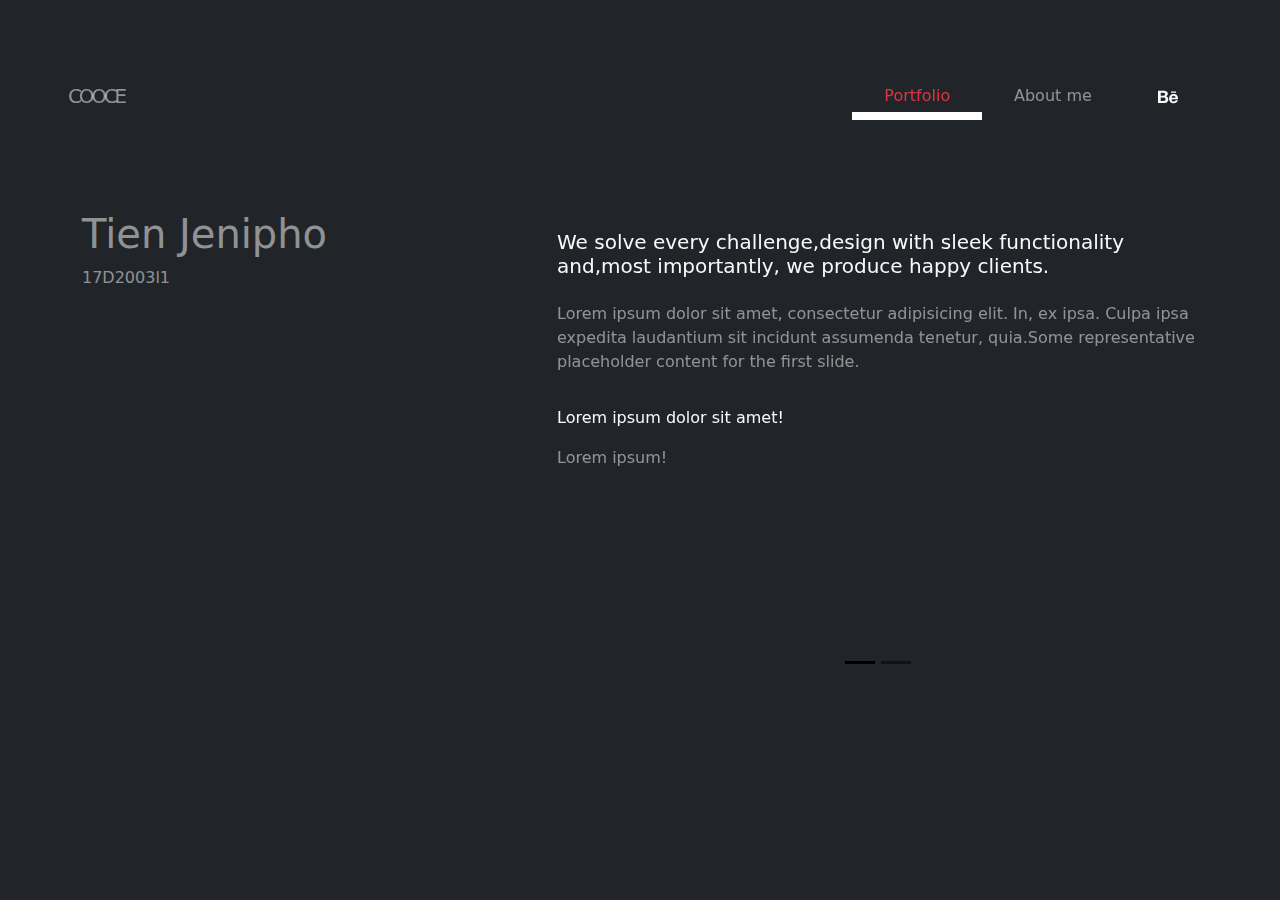
<file: About-me.html>
<!doctype html>
<html>
<head>
<meta charset="utf-8">
    <meta name="viewport" content="width=device-width, initial-scale=1.0">
    <link rel="stylesheet" href="style/bootstrap.css">
    <link rel="stylesheet" href="style/style.css">
    <link rel='stylesheet' href='https://s3-us-west-2.amazonaws.com/s.cdpn.io/1462889/unicons.css'><link rel="stylesheet" href="style/style2.css">
<title>Untitled Document</title>
</head>

<body class="bg-dark" >
<!--    navigation-->
        <header>
        <div class=" row ">
        <nav class="navbar navbar-expand-lg navbar-light fixed-top    " id="header">
              <div class="container-fluid p-up ">
                <a class="navbar-brand text-white-50" href="index.html">COOCE</a>
                <button class="navbar-toggler" type="button" data-bs-toggle="collapse" data-bs-target="#navbarNavAltMarkup" aria-controls="navbarNavAltMarkup" aria-expanded="false" aria-label="Toggle navigation">
                  <span class="navbar-toggler-icon "></span>
                </button>
                <div class="collapse navbar-collapse  flex-end" id="navbarNavAltMarkup">
                  <div class="navbar-nav " style="line-height: 3rem ">
                    <a class="nav-link text-danger active home-underline" aria-current="page" style="" href="index.html">Portfolio</a>
                    <a class="nav-link text-white-50 hvr-underline-from-left" href="About-me.html">About me</a>
                    <a class="nav-link text-white-50 hvr-underline-from-left" href="#">
                        <svg xmlns="http://www.w3.org/2000/svg" width="24" height="24" viewBox="0 0 24 24" style="fill:rgba(251, 251, 251, 1);transform:;-ms-filter:"><path d="M7.803 5.731c.589 0 1.119.051 1.605.155.483.103.895.273 1.243.508.343.235.611.547.804.939.187.387.28.871.28 1.443 0 .62-.14 1.138-.421 1.551-.283.414-.7.753-1.256 1.015.757.219 1.318.602 1.69 1.146.374.549.557 1.206.557 1.976 0 .625-.119 1.162-.358 1.613-.24.458-.569.829-.974 1.114-.408.289-.876.501-1.399.64-.519.137-1.057.206-1.609.206H2V5.731H7.803zM7.452 10.703c.48 0 .878-.114 1.192-.345.312-.228.463-.604.463-1.119 0-.286-.051-.522-.151-.707C8.853 8.349 8.714 8.205 8.539 8.104 8.365 7.999 8.17 7.928 7.942 7.889 7.719 7.845 7.485 7.828 7.245 7.828H4.71v2.875H7.452zM7.603 15.942c.267 0 .521-.023.76-.077C8.604 15.813 8.818 15.729 9 15.604c.182-.12.332-.283.44-.491.109-.206.162-.475.162-.798 0-.634-.179-1.085-.533-1.358-.355-.27-.831-.404-1.414-.404H4.71v3.39H7.603zM16.168 15.901c.367.358.896.538 1.584.538.493 0 .919-.125 1.278-.373.354-.249.57-.515.653-.79h2.155c-.346 1.072-.871 1.838-1.589 2.299-.709.463-1.572.693-2.58.693-.702 0-1.334-.113-1.9-.337-.567-.227-1.042-.544-1.439-.958-.389-.416-.69-.907-.905-1.485-.213-.574-.32-1.21-.32-1.899 0-.666.111-1.289.329-1.864.223-.577.529-1.075.934-1.493.405-.42.885-.751 1.444-.994.559-.241 1.175-.362 1.858-.362.754 0 1.413.146 1.979.44.563.292 1.026.687 1.39 1.182.363.493.622 1.058.783 1.691.161.632.217 1.292.171 1.983h-6.431C15.563 14.876 15.8 15.543 16.168 15.901zM18.98 11.22c-.291-.322-.783-.496-1.385-.496-.391 0-.714.065-.974.199-.254.133-.461.297-.62.491-.157.197-.265.405-.328.628-.062.217-.1.413-.111.587h3.982C19.486 12.005 19.272 11.544 18.98 11.22zM15.062 6.557H20.051V7.772H15.062z"></path></svg>
                      </a>
                  </div>
                </div>
            </div>
        </nav>
        </div>
    </header>
<!--    main-->
        <section class="container ">
        
            <div class="motvaduynhat row">
                <div class="my0name col-xl-5 col-md-12 text-white-50"> <h1>Tien Jenipho</h1><p>17D2003l1</p></div>
 <!--    slider-->            
                <div class="col-xl-7 col-md-12">
                    <div id="carouselExampleDark" class="carousel carousel-dark slide  " data-bs-ride="carousel"> 
                      <div class="carousel-indicators">
                        <button type="button" data-bs-target="#carouselExampleDark" data-bs-slide-to="0" class="active" aria-current="true" aria-label="Slide 1"></button>
                        <button type="button" data-bs-target="#carouselExampleDark" data-bs-slide-to="1" aria-label="Slide 2"></button>
                      </div>
                        
                      <div class="carousel-inner ">
                        <div class="carousel-item active" data-bs-interval="10000">
                          <div class="slider-custome-height d-block w-100"></div>
                          <div class="carousel-caption d-none d-md-block text-light">
                            <h5 class="padding" >We solve every challenge,design with sleek functionality and,most importantly, we produce happy clients.</h5>
                            <p class=" padding text-white-50">Lorem ipsum dolor sit amet, consectetur adipisicing elit. In, ex ipsa. Culpa ipsa expedita laudantium sit incidunt assumenda tenetur, quia.Some representative placeholder content for the first slide.</p>
                            <p>Lorem ipsum dolor sit amet!</p>
                            <p class=" padding text-white-50">Lorem ipsum!</p>
                          </div>
                        </div>
                        <div class="carousel-item" data-bs-interval="2000">
                          <div class="slider-custome-height d-block w-100"></div>
                          <div class="carousel-caption d-none d-md-block text-light">
                            <h5 class="padding">Second slide label</h5>
                            <p class="padding">Some representative placeholder content for the second slide.</p>
                          </div>
                        </div>
                      </div>
                      </div>
            </div>
        </div>
    </section>
 
<!--        style2-->
        <script  src="js/script2.js"></script>
<!--    -->
      <script src="js/bootstrap.js"> </script>

</body>
</html>
</file>
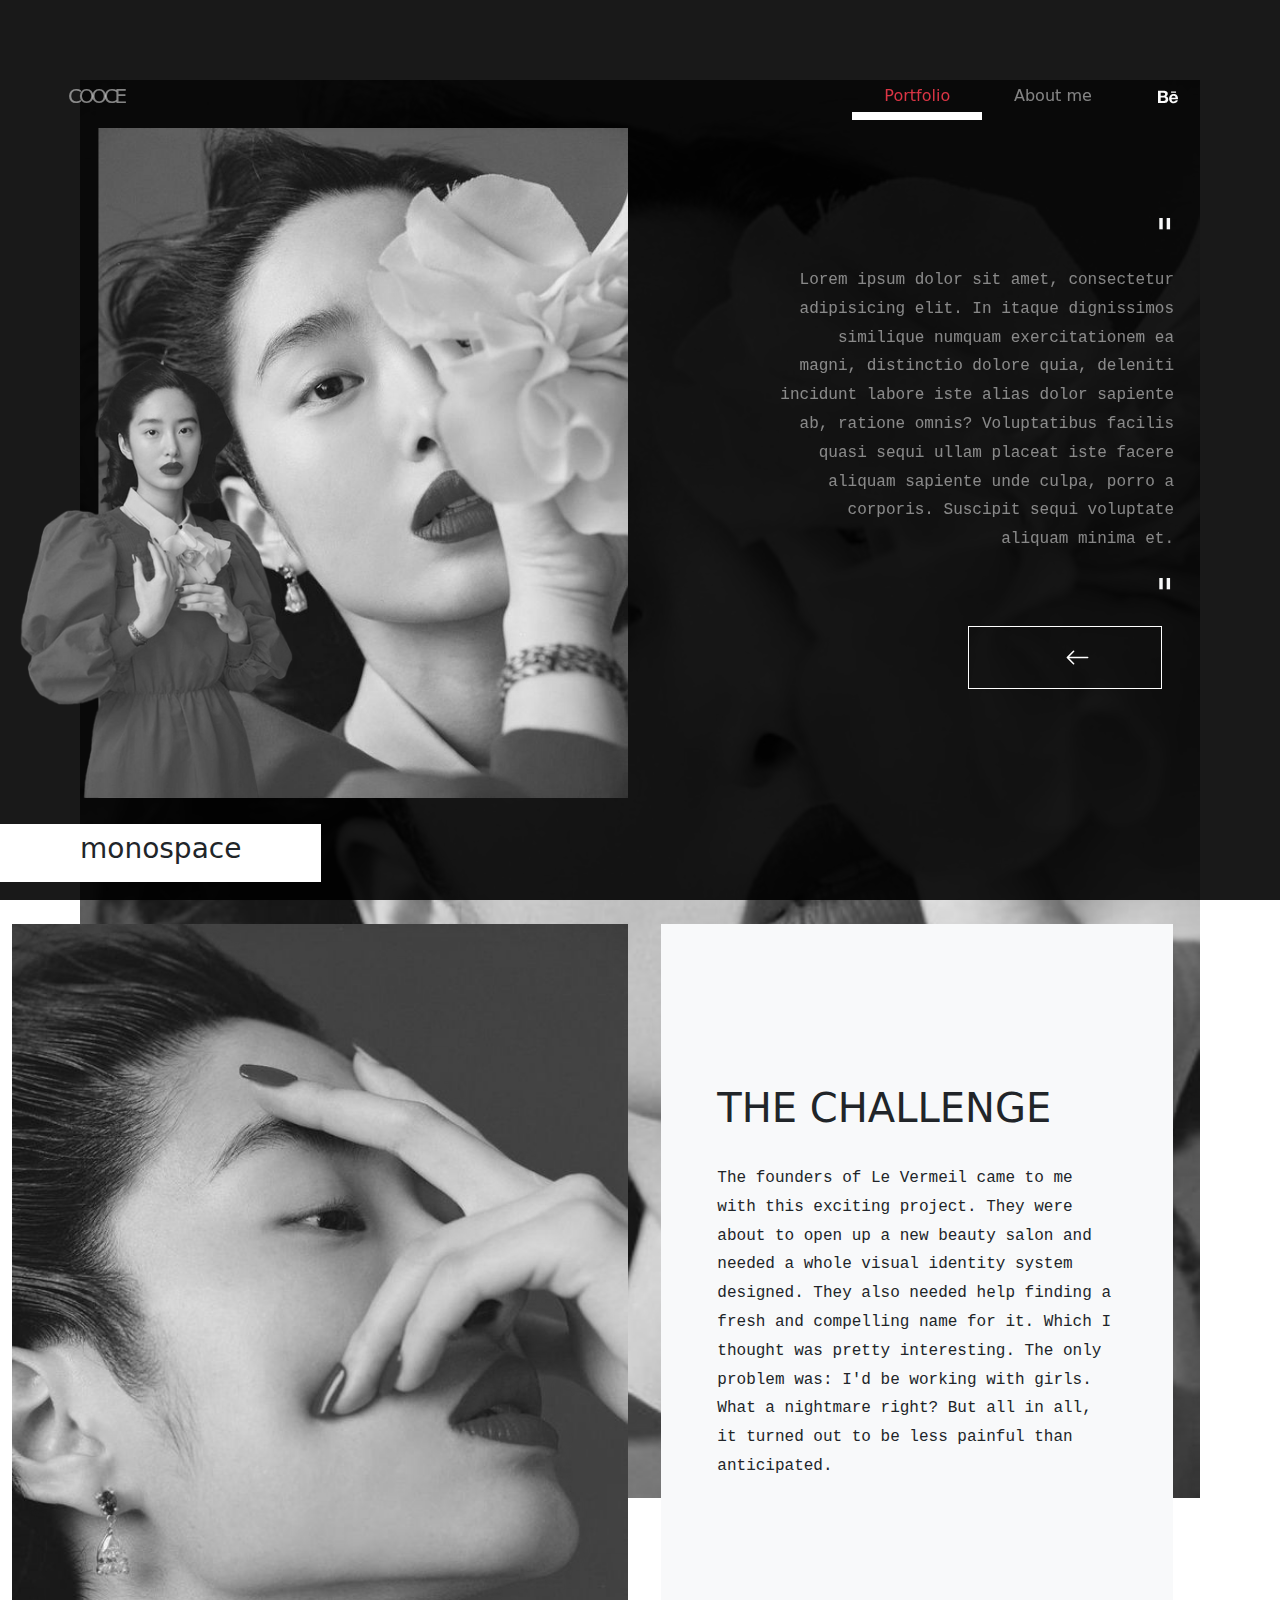
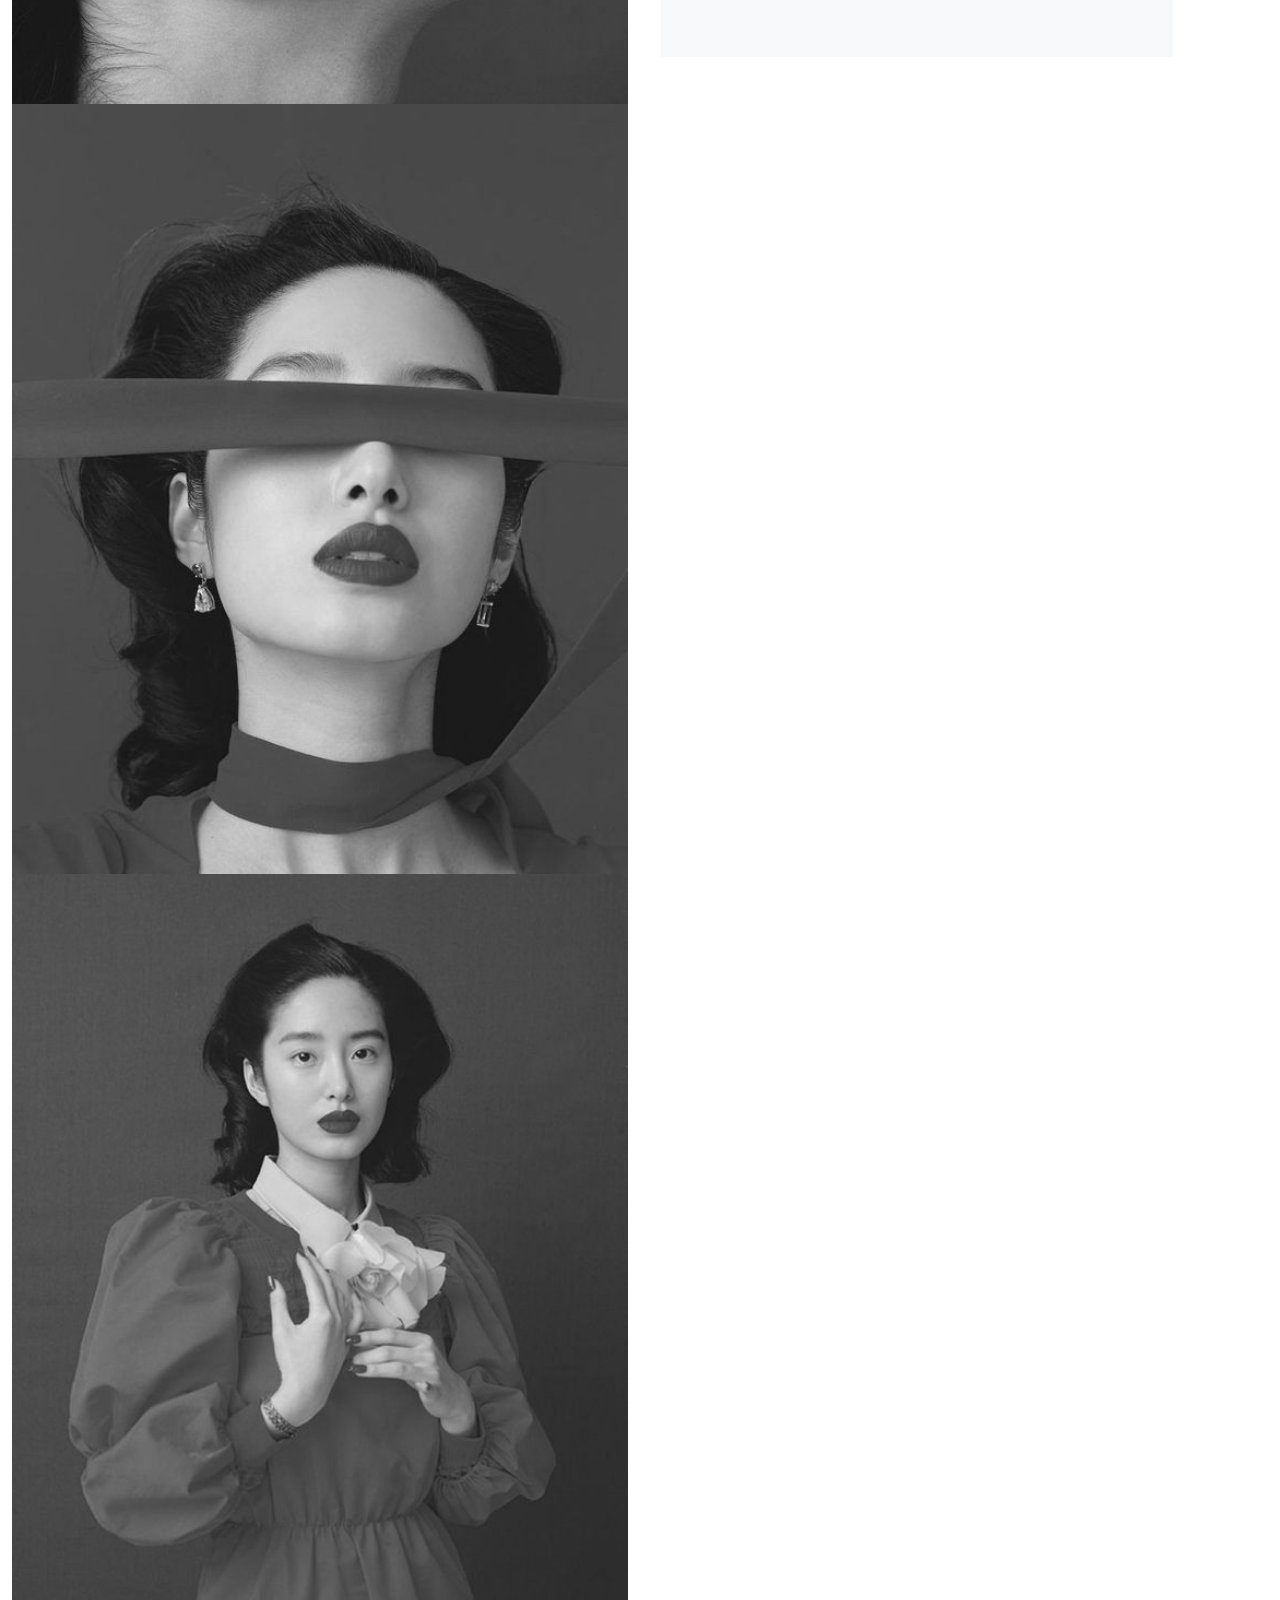
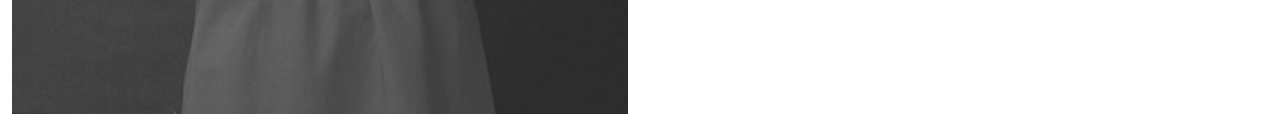
<file: portfolio.html>
<!doctype html>
<html>
<head>
<meta charset="utf-8">
    <meta name="viewport" content="width=device-width, initial-scale=1.0">
    <link rel="stylesheet" href="style/bootstrap.css">
    <link rel="stylesheet" href="style/style.css">
    <link rel='stylesheet' href='https://s3-us-west-2.amazonaws.com/s.cdpn.io/1462889/unicons.css'><link rel="stylesheet" href="style/style2.css">

<title>Untitled Document</title>
</head>

<body>
    <!--    progess-->
    <div class="progress-wrap">
		<svg class="progress-circle svg-content" width="100%" height="100%" viewBox="-1 -1 102 102">
			<path d="M50,1 a49,49 0 0,1 0,98 a49,49 0 0,1 0,-98"/>
		</svg>
	</div>

<!--       monospace-name-->
    <div class="name-monospade">
    <h3>monospace</h3>
    </div>
<!--    header-->
        <header>
        <div class=" row ">
        <nav class="navbar navbar-expand-lg navbar-light fixed-top    " id="header">
              <div class="container-fluid p-up ">
                <a class="navbar-brand text-white-50" href="index.html">COOCE</a>
                <button class="navbar-toggler" type="button" data-bs-toggle="collapse" data-bs-target="#navbarNavAltMarkup" aria-controls="navbarNavAltMarkup" aria-expanded="false" aria-label="Toggle navigation">
                  <span class="navbar-toggler-icon "></span>
                </button>
                <div class="collapse navbar-collapse  flex-end" id="navbarNavAltMarkup">
                  <div class="navbar-nav " style="line-height: 3rem ">
                    <a class="nav-link text-danger active home-underline" aria-current="page" style="" href="index.html">Portfolio</a>
                    <a class="nav-link text-white-50 hvr-underline-from-left" href="About-me.html">About me</a>
                    <a class="nav-link text-white-50 hvr-underline-from-left" href="#">
                        <svg xmlns="http://www.w3.org/2000/svg" width="24" height="24" viewBox="0 0 24 24" style="fill:rgba(251, 251, 251, 1);transform:;-ms-filter:"><path d="M7.803 5.731c.589 0 1.119.051 1.605.155.483.103.895.273 1.243.508.343.235.611.547.804.939.187.387.28.871.28 1.443 0 .62-.14 1.138-.421 1.551-.283.414-.7.753-1.256 1.015.757.219 1.318.602 1.69 1.146.374.549.557 1.206.557 1.976 0 .625-.119 1.162-.358 1.613-.24.458-.569.829-.974 1.114-.408.289-.876.501-1.399.64-.519.137-1.057.206-1.609.206H2V5.731H7.803zM7.452 10.703c.48 0 .878-.114 1.192-.345.312-.228.463-.604.463-1.119 0-.286-.051-.522-.151-.707C8.853 8.349 8.714 8.205 8.539 8.104 8.365 7.999 8.17 7.928 7.942 7.889 7.719 7.845 7.485 7.828 7.245 7.828H4.71v2.875H7.452zM7.603 15.942c.267 0 .521-.023.76-.077C8.604 15.813 8.818 15.729 9 15.604c.182-.12.332-.283.44-.491.109-.206.162-.475.162-.798 0-.634-.179-1.085-.533-1.358-.355-.27-.831-.404-1.414-.404H4.71v3.39H7.603zM16.168 15.901c.367.358.896.538 1.584.538.493 0 .919-.125 1.278-.373.354-.249.57-.515.653-.79h2.155c-.346 1.072-.871 1.838-1.589 2.299-.709.463-1.572.693-2.58.693-.702 0-1.334-.113-1.9-.337-.567-.227-1.042-.544-1.439-.958-.389-.416-.69-.907-.905-1.485-.213-.574-.32-1.21-.32-1.899 0-.666.111-1.289.329-1.864.223-.577.529-1.075.934-1.493.405-.42.885-.751 1.444-.994.559-.241 1.175-.362 1.858-.362.754 0 1.413.146 1.979.44.563.292 1.026.687 1.39 1.182.363.493.622 1.058.783 1.691.161.632.217 1.292.171 1.983h-6.431C15.563 14.876 15.8 15.543 16.168 15.901zM18.98 11.22c-.291-.322-.783-.496-1.385-.496-.391 0-.714.065-.974.199-.254.133-.461.297-.62.491-.157.197-.265.405-.328.628-.062.217-.1.413-.111.587h3.982C19.486 12.005 19.272 11.544 18.98 11.22zM15.062 6.557H20.051V7.772H15.062z"></path></svg>
                      </a>
                  </div>
                </div>
            </div>
        </nav>
        </div>
    </header>
<!-- paralax            -->
        <div class="parralax  overlay-dark ">
            <div class="girl ">
            <img src="img/b3826181b976f8bcf975d27d37cf6393.jpg" alt=""></div>
        </div>
    
        <div class="container-fluid" style="padding-top: 10%">
<!--   banner          -->
            <banner>
                <div class="row">
                    <div class="hinh col-xl-6 col-lg-12 frame " >
                        <div class="banner">
                            <img  src="img/banner.png" alt="">
                        </div>
                    </div>
                    <div class="chu col-xl-5 col-lg-12 " style="">
                            <div class="info-project-portfo max-width-32rem" style="text-align: end">
                                <div class="row">
                                    <h1 class="text-light">"</h1>
                                    <p class="text-white-50 font-monospace" >Lorem ipsum dolor sit amet, consectetur adipisicing elit. In itaque dignissimos similique numquam exercitationem ea magni, distinctio dolore quia, deleniti incidunt labore iste alias dolor sapiente ab, ratione omnis? Voluptatibus facilis quasi sequi ullam placeat iste facere aliquam sapiente unde culpa, porro a corporis. Suscipit sequi voluptate aliquam minima et.</p>
                                    <h1 class="text-light">"</h1>
                                
                                <div class="row flex-end">
                                    <div  class=" button-line col-3">
                                            <svg xmlns="http://www.w3.org/2000/svg" width="25" height="25" fill="white" class="bi bi-arrow-left" viewBox="0 0 16 16">
                                              <path fill-rule="evenodd" d="M15 8a.5.5 0 0 0-.5-.5H2.707l3.147-3.146a.5.5 0 1 0-.708-.708l-4 4a.5.5 0 0 0 0 .708l4 4a.5.5 0 0 0 .708-.708L2.707 8.5H14.5A.5.5 0 0 0 15 8z"/>

                                            </svg>
                                    </div>
                                </div>
                                </div>
                            </div>            
                        
                    </div>
                </div>
            </banner>
            <section>
                <div class="row " style="padding-top: 10%">
                    <div class="col-6 ">                
                        <div class="padding  ">
                            <img src="img/5deee966ed9215ad24cd6374e0415401.jpg" alt="">
                            <img src="img/d17da5d3129ce6550cdf47c84abb86fd.jpg" alt="">
                            <img src="img/336c06ed637ef007dea67f7783dd543e.jpg" alt="">
                        </div>
                    </div>
                    <div class="col-5">
                        <div class="row align-content-cente position-sticky" style="padding: 0 0" >
                            <div class="info-project-portfo max-width-32rem bg-light ">
                                <h1 class="text-dark " style="margin-bottom: 2rem" >THE CHALLENGE</h1>
                                <p class="text-dark font-monospace" >The founders of Le Vermeil came to me with this exciting project. They were about to open up a new beauty salon and needed a whole visual identity system designed. They also needed help finding a fresh and compelling name for it. Which I thought was pretty interesting. The only problem was: I'd be working with girls. What a nightmare right? But all in all, it turned out to be less painful than anticipated.</p>
                            </div>
                        </div>
                    </div>    
                </div>

        </section>
        </div>   
    <script src='https://cdnjs.cloudflare.com/ajax/libs/jquery/3.4.0/jquery.min.js'></script>
    <script src="js/bootstrap.js"></script>
    <script src="js/script2.js"> </script>
    <script src="js/script3.js"> </script>
</body>
</html>
</file>
<file: style/style.css>
@charset "utf-8";
/* CSS Document */
body{
    padding: 0;
    margin: 0
}
h3,p,h1,h2{
    z-index: 500;
    
}
/*custome*/
.home-underline{
    position: relative;
      vertical-align: middle;
}
.home-underline:before{
    justify-content: center;
    content:"";
    display: inline-block;
    position: absolute;
    left: 0;
    bottom: 0;
    background: white;
    width: 100%;
    height: 0.5rem;    
    z-index: 500;
    overflow: hidden

}
/* Underline From Left */
.hvr-underline-from-left {
  display: inline-block;
  vertical-align: middle;
  -webkit-transform: perspective(1px) translateZ(0);
  transform: perspective(1px) translateZ(0);
  box-shadow: 0 0 1px rgba(0, 0, 0, 0);
  position: relative;
  overflow: hidden;
}
.hvr-underline-from-left:before {
  content: "";
  position: absolute;
  z-index: -1;
  left: 0;
  right: 100%;
  bottom: 0;
  background: white;
  height: 0.5rem;
  -webkit-transition-property: right;
  transition-property: right;
  -webkit-transition-duration: 0.3s;
  transition-duration: 0.3s;
  -webkit-transition-timing-function: ease-out;
  transition-timing-function: ease-out;
}
.hvr-underline-from-left:hover:before, .hvr-underline-from-left:focus:before, .hvr-underline-from-left:active:before {
  right: 0;
}

.p-up{
    padding: 4rem 3.5rem 0 
}

.container-narrow-right{
    text-align: right;
    margin-left: auto;
}
.container-narrow-left{
    max-width: 33rem;
    text-align: left;
    margin-left: auto;
}
.navbar-brand{
    letter-spacing: -0.2rem;
}
.name-monospade{
    position: fixed;
    left: 0;
    bottom: 2%;
    z-index: 10000;
    width: auto;
    height: auto;
    background: white;
    padding: 0.5rem 5rem;
    min-width: 1px
/*    justify-content: flex-start*/
}
.nav-link{
    padding: 0 2rem!important
}
.flex-end{
    justify-content: flex-end
}

.text1 p{
    line-height: 1.6
}
.hero-section{
    width: 100%;
    height: 100vh;
    padding: 20% 0;

}
.arrow-custom{
    padding-bottom: 5%;
    margin-top: -3%
}
.hero{
/*    background: pink;*/
}
.intro{
    font-size: 1.4rem;
}
.bigfont{
    text-decoration: none;
    text-transform: uppercase;
    font-size: 110px;
    font-weight: 900;
    color: white;
    line-height: 0.9

}
footer{
    height: 50%;
    width: 100%;
}
.divborder{
    box-sizing: border-box;
    width: 100%;
    height: 100%;
    border: 0.1rem solid white;
}
img{
    width: 100%;
    filter: grayscale(100%)
}
img:hover{
    filter: grayscale(0%)
}

.zoom{
    transition: transform .5s
}
.zoom:hover{
    transform: scale(0.85)
}
.overlay-dark{
    position: relative
}
.overlay-dark::after{
    content: '';
    position: absolute;
    width: 100%;
    height: 100%;
    top: 0;
    left: 0;
    background: rgba(0,0,0,1.00);
    opacity: 0.9;
    z-index: 49
}

.frame{
    position: relative
}
.chu, .content{
    position: absolute;
    width: 100%;
    height: 100%;
    top: 0;
    left: 0;
    display: flex;

    z-index: 50;
    padding: 50px 
}
.margin-right{
    margin-right: auto;
    margin-bottom: auto;
    text-align: right
}
.project-info{
/*    background: red;*/
    z-index: 100;
    margin-top: auto;
    margin-bottom: 0;
    margin-right: auto
}
.bg-black{
    background: black;
    transition: ease-in-out .3s
}
.bg-black:hover{
    animation: tran ease-in-out 2s;
}
@keyframes tran{
    0%{
        background: none
    }
    50%{
        background:  #FFC107
    }
}
/*portfolio*/
.section-0{
    width: 100%;
    height: 110vh;
    top: 0%;
    left: 0%;
    background: url( "file:///C:/Users/TEIN/Desktop/cop/178368902_322939722535189_8012341497593973148_n.jpg") ;
    z-index: -10;
    background-attachment: fixed;
}
.parralax{
    position: fixed;
    width: 100%;
    height: 100vh;
    top: 0%;
    left: 0%;
    z-index: -10;
    padding: 5rem;
    filter: none
}
img .parralax{
    filter: none
}


/*girl*/
.info-project-portfo{
    margin-left: auto;
    padding: 10rem 3.5rem;
    line-height: 1.8;
/*    background: blue*/
} 
.port-1{
    position: absolute;
    top: 10%;
    left: 45%;
    margin: 1rem;
    text-align: end;

}


.padding{
    padding-bottom: 1rem
}
.max-width-20rem{
    max-width: 20rem
}
.max-width-32rem{
    max-width: 32rem
}
.max-width-5rem{
    max-width: 5rem
}

.button-line{
    border: 1px white solid;
    padding: 1rem 6rem;
    z-index: 1000
}
.right{
    text-align: right;
    position: absolute;
    top: 0;
    right: -10%;
    padding: 1rem 6rem;
    margin-bottom: auto;
}
.footer{
    margin: 0 auto;
    background: blue;
    height: 100vh;
    width: 100%;
    justify-content: center;
    align-content: center;
    margin-top: auto;
    display: flex
}
.vuong{
    background: pink;
    padding: 40px;
    font-size: 100px
}
.my0name{
    margin-bottom: auto;
}
.motvaduynhat{
    height: 100vh;
    align-items: center;
    align-content: center
}
.slider-custome-height{
    width: 100%;
    height: 30rem;
/*    background: blue*/
}
/*cursor*/
/*cursor*/
/*cursor*/
.cursor {
  position: fixed;
  top: -1rem;
  left: -1rem;
  border-radius: 50%;
  pointer-events: none;
  z-index: 1000;
}
.cursor div {
  border-radius: 50%;
  width: 2rem;
  height: 2rem;
  border: 1px solid #777;
  transition: transform 0.5s ease, opacity 0.35s ease;
}
.cursor.is-active div {
  transform: scale(2.5);
  opacity: 0.25;
}

.txt {
  position: fixed;
  top: 50%;
  left: 50%;
  transform: translateX(-50%) translateY(-50%);
}

.link {
  position: absolute;
  top: 3rem;
  font-size: 0.85rem;
}
.link--1 {
  left: 3rem;
}
.link--2 {
  right: 3rem;
}
</file>
<file: style/style2.css>
/* Please ❤ this if you like it! */



@import url('https://fonts.googleapis.com/css?family=Muli:200,200i,300,300i,400,400i,600,600i,700,700i,800,800i,900,900i&subset=latin-ext,vietnamese');
@import url('https://fonts.googleapis.com/css?family=Raleway:100,100i,200,200i,300,300i,400,400i,500,500i,600,600i,700,700i,800,800i,900,900i&subset=latin-ext');



:root {
	--red: #da2c4d;
	--yellow: #f8ab37;
	--green: #2ecc71;
	--white: #ffffff;
	--grey-light: #f2f7f9;
	--grey: #ecedf3;
	--black: #080808;
	--black-blue: #1f2029;
	--black-blue-light: #353746;
	--black-blue-light-2: #404255;
	--black-blue-light-3: #4b4d64;
	--black-light: #424455;
}

/* #Progress
================================================== */

.progress-wrap {
	position: fixed;
	right: 50px;
	bottom: 50px;
	height: 46px;
	width: 46px;
	cursor: pointer;
	display: block;
	border-radius: 50px;
	box-shadow: inset  0 0 0 2px rgba(255,255,255,0.2);
	z-index: 10000;
	opacity: 0;
	visibility: hidden;
	transform: translateY(15px);
	-webkit-transition: all 200ms linear;
    transition: all 200ms linear;
}
.progress-wrap.active-progress {
	opacity: 1;
	visibility: visible;
	transform: translateY(0);
}
.progress-wrap::after {
	position: absolute;
	font-family: 'unicons';
	content: '\e84b';
	text-align: center;
	line-height: 46px;
	font-size: 24px;
	color: var(--grey);
	left: 0;
	top: 0;
	height: 46px;
	width: 46px;
	cursor: pointer;
	display: block;
	z-index: 1;
	-webkit-transition: all 200ms linear;
    transition: all 200ms linear;
}
.progress-wrap:hover::after {
	opacity: 0;
}
.progress-wrap::before {
	position: absolute;
	font-family: 'unicons';
	content: '\e84b';
	text-align: center;
	line-height: 46px;
	font-size: 24px;
	opacity: 0;
	background-image: linear-gradient(298deg, var(--red), var(--yellow));
	-webkit-background-clip: text;
	-webkit-text-fill-color: transparent;
	left: 0;
	top: 0;
	height: 46px;
	width: 46px;
	cursor: pointer;
	display: block;
	z-index: 2;
	-webkit-transition: all 200ms linear;
    transition: all 200ms linear;
}
.progress-wrap:hover::before {
	opacity: 1;
}
.progress-wrap svg path { 
	fill: none; 
}
.progress-wrap svg.progress-circle path {
	stroke: var(--grey);
	stroke-width: 4;
	box-sizing:border-box;
	-webkit-transition: all 200ms linear;
    transition: all 200ms linear;
}
body.light .progress-wrap {
	box-shadow: inset  0 0 0 2px rgba(0,0,0,0.2);
}
body.light .progress-wrap::after {
	color: var(--black-blue);
}
body.light .progress-wrap svg.progress-circle path {
	stroke: var(--black-blue);
}
.switch,
.circle {
	-webkit-transition: all 300ms linear;
	transition: all 300ms linear; 
} 
.switch {
	width: 80px;
	height: 4px;
	border-radius: 27px;
	background-image: linear-gradient(298deg, var(--red), var(--yellow));
	position: fixed;
	right: 50px;
	top: 75px;
	display: block;
	margin: 0 auto;
	text-align: center;
	opacity: 1;
  z-index: 33333;
    transition: all 300ms linear;
}
.circle {
	cursor: pointer;
	position: absolute;
	top: 50%;
	transform: translateY(-50%);
	left: -5px;
	width: 40px;
	height: 40px;
	border-radius: 50%;
	background: var(--black-blue-light-3);
	box-shadow: 0 4px 4px rgba(26,53,71,0.25), 0 0 0 1px rgba(26,53,71,0.07);
	animation: border-transform 10s linear infinite alternate forwards;
}
.circle:hover {
	box-shadow: 0 8px 8px rgba(26,53,71,0.25), 0 0 0 1px rgba(26,53,71,0.07);
}
.circle:before {
	position: absolute;
	font-family: 'unicons';
	content: '\eac1';
	top: 0;
	left: 0;
	z-index: 2;
	font-size: 20px;
	line-height: 40px;
	text-align: center;
	width: 100%;
	height: 40px;
	opacity: 1;
	color: var(--grey);
	-webkit-transition: all 300ms linear;
	transition: all 300ms linear; 
}
.circle:after {
	position: absolute;
	font-family: 'unicons';
	content: '\eb8f';
	top: 0;
	left: 0;
	z-index: 2;
	font-size: 20px;
	line-height: 40px;
	text-align: center;
	width: 100%;
	height: 40px;
	color: var(--yellow);
	opacity: 0;
	-webkit-transition: all 300ms linear;
	transition: all 300ms linear; 
}
.switched {
}
.switched .circle {
	left: 45px;
	box-shadow: 0 4px 4px rgba(26,53,71,0.25), 0 0 0 1px rgba(26,53,71,0.07);
	background: var(--black-blue);
}
.switched .circle:hover {
	box-shadow: 0 8px 8px rgba(26,53,71,0.25), 0 0 0 1px rgba(26,53,71,0.07);
}
.switched .circle:before {
	opacity: 0;
}
.switched .circle:after {
	opacity: 1;
}
</file>
